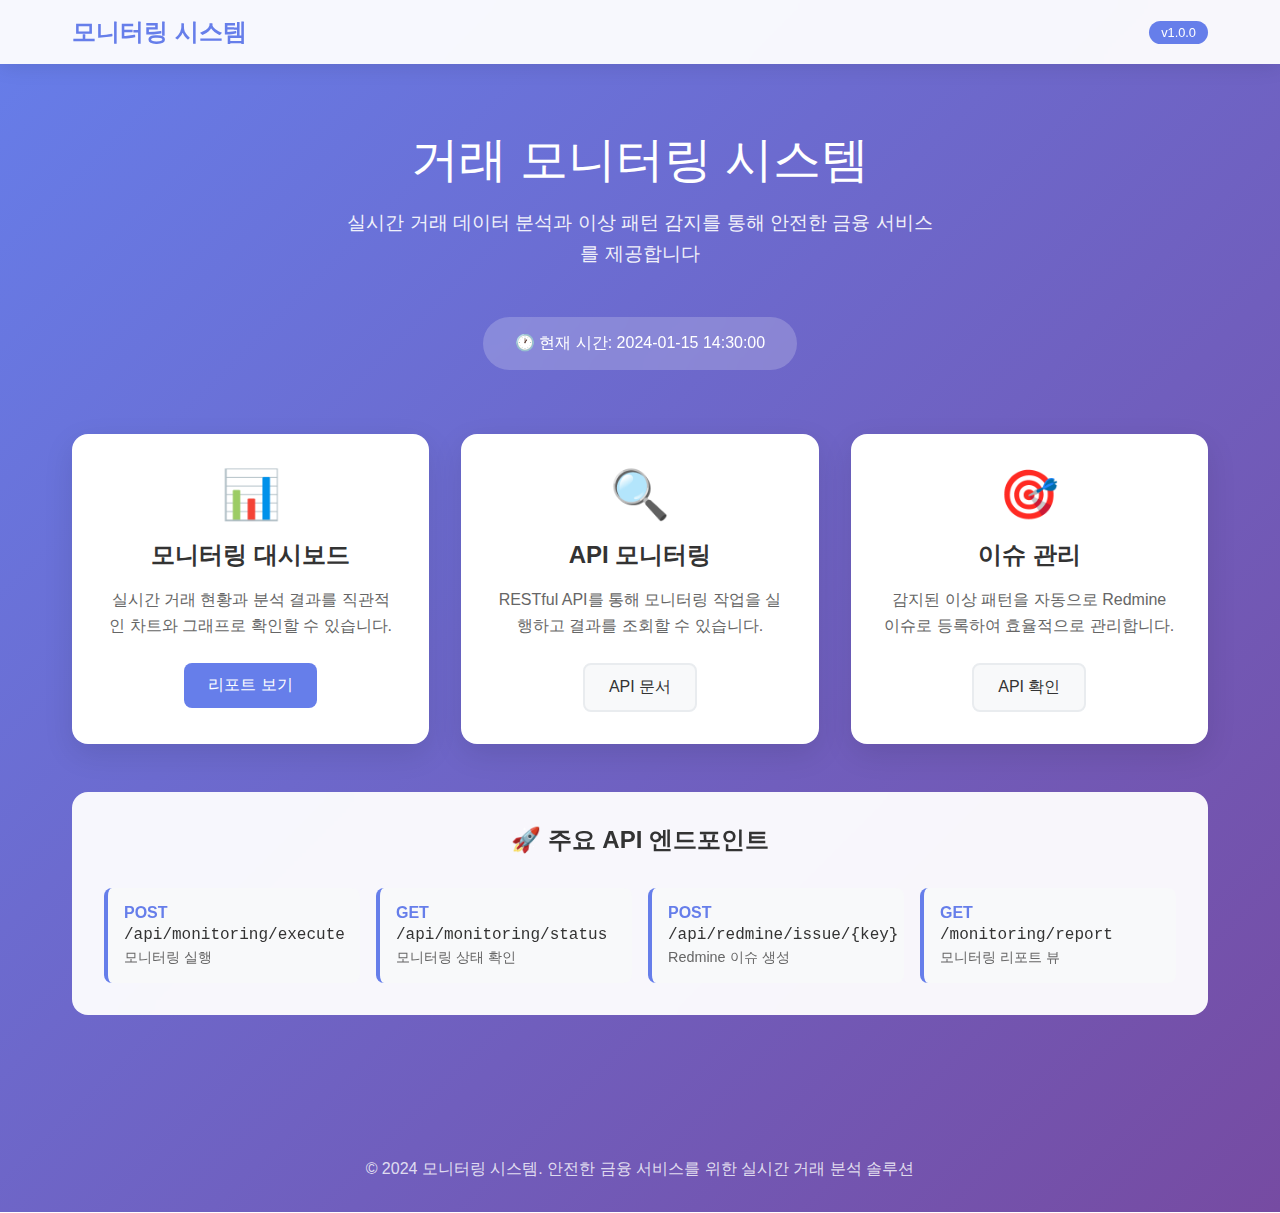
<file: src/main/resources/templates/index.html>
<!DOCTYPE html>
<html lang="ko" xmlns:th="http://www.thymeleaf.org">
<head>
    <meta charset="UTF-8">
    <meta name="viewport" content="width=device-width, initial-scale=1.0">
    <title th:text="${systemName} + ' - 홈'">모니터링 시스템 - 홈</title>
    <style>
        * {
            margin: 0;
            padding: 0;
            box-sizing: border-box;
        }
        
        body {
            font-family: 'Segoe UI', Tahoma, Geneva, Verdana, sans-serif;
            background: linear-gradient(135deg, #667eea 0%, #764ba2 100%);
            min-height: 100vh;
            color: #333;
        }
        
        .header {
            background: rgba(255, 255, 255, 0.95);
            backdrop-filter: blur(10px);
            padding: 1rem 0;
            box-shadow: 0 2px 20px rgba(0, 0, 0, 0.1);
        }
        
        .header-content {
            max-width: 1200px;
            margin: 0 auto;
            padding: 0 2rem;
            display: flex;
            justify-content: space-between;
            align-items: center;
        }
        
        .logo {
            font-size: 1.5rem;
            font-weight: 700;
            color: #667eea;
        }
        
        .version {
            background: #667eea;
            color: white;
            padding: 0.25rem 0.75rem;
            border-radius: 20px;
            font-size: 0.8rem;
            font-weight: 500;
        }
        
        .main-container {
            max-width: 1200px;
            margin: 0 auto;
            padding: 4rem 2rem;
        }
        
        .hero {
            text-align: center;
            color: white;
            margin-bottom: 4rem;
        }
        
        .hero h1 {
            font-size: 3rem;
            margin-bottom: 1rem;
            font-weight: 300;
        }
        
        .hero p {
            font-size: 1.2rem;
            opacity: 0.9;
            max-width: 600px;
            margin: 0 auto 2rem;
            line-height: 1.6;
        }
        
        .current-time {
            background: rgba(255, 255, 255, 0.2);
            backdrop-filter: blur(10px);
            padding: 1rem 2rem;
            border-radius: 50px;
            display: inline-block;
            margin-top: 1rem;
        }
        
        .services-grid {
            display: grid;
            grid-template-columns: repeat(auto-fit, minmax(300px, 1fr));
            gap: 2rem;
            margin-top: 2rem;
        }
        
        .service-card {
            background: white;
            border-radius: 16px;
            padding: 2rem;
            box-shadow: 0 10px 30px rgba(0, 0, 0, 0.1);
            transition: all 0.3s ease;
            text-align: center;
        }
        
        .service-card:hover {
            transform: translateY(-10px);
            box-shadow: 0 20px 40px rgba(0, 0, 0, 0.15);
        }
        
        .service-icon {
            font-size: 3rem;
            margin-bottom: 1rem;
        }
        
        .service-card h3 {
            color: #333;
            margin-bottom: 1rem;
            font-size: 1.5rem;
        }
        
        .service-card p {
            color: #666;
            margin-bottom: 1.5rem;
            line-height: 1.6;
        }
        
        .btn {
            display: inline-block;
            padding: 0.75rem 1.5rem;
            background: #667eea;
            color: white;
            text-decoration: none;
            border-radius: 8px;
            font-weight: 500;
            transition: all 0.3s ease;
        }
        
        .btn:hover {
            background: #5a6fd8;
            transform: translateY(-2px);
        }
        
        .btn-secondary {
            background: #f8f9fa;
            color: #333;
            border: 2px solid #e9ecef;
        }
        
        .btn-secondary:hover {
            background: #e9ecef;
        }
        
        .api-section {
            background: rgba(255, 255, 255, 0.95);
            backdrop-filter: blur(10px);
            border-radius: 16px;
            padding: 2rem;
            margin-top: 3rem;
        }
        
        .api-section h2 {
            text-align: center;
            margin-bottom: 2rem;
            color: #333;
        }
        
        .api-endpoints {
            display: grid;
            grid-template-columns: repeat(auto-fit, minmax(250px, 1fr));
            gap: 1rem;
        }
        
        .endpoint {
            background: #f8f9fa;
            padding: 1rem;
            border-radius: 8px;
            border-left: 4px solid #667eea;
        }
        
        .endpoint .method {
            font-weight: bold;
            color: #667eea;
        }
        
        .endpoint .path {
            font-family: 'Monaco', 'Menlo', monospace;
            color: #333;
            margin: 0.25rem 0;
        }
        
        .endpoint .desc {
            font-size: 0.9rem;
            color: #666;
        }
        
        .footer {
            text-align: center;
            padding: 2rem;
            color: rgba(255, 255, 255, 0.8);
            margin-top: 3rem;
        }
        
        @media (max-width: 768px) {
            .hero h1 {
                font-size: 2rem;
            }
            
            .hero p {
                font-size: 1rem;
            }
            
            .main-container {
                padding: 2rem 1rem;
            }
            
            .services-grid {
                grid-template-columns: 1fr;
            }
        }
    </style>
</head>
<body>
    <header class="header">
        <div class="header-content">
            <div class="logo" th:text="${systemName}">모니터링 시스템</div>
            <div class="version" th:text="'v' + ${version}">v1.0.0</div>
        </div>
    </header>

    <main class="main-container">
        <section class="hero">
            <h1>거래 모니터링 시스템</h1>
            <p>실시간 거래 데이터 분석과 이상 패턴 감지를 통해 안전한 금융 서비스를 제공합니다</p>
            <div class="current-time">
                🕐 현재 시간: <span th:text="${#temporals.format(currentTime, 'yyyy-MM-dd HH:mm:ss')}">2024-01-15 14:30:00</span>
            </div>
        </section>

        <section class="services-grid">
            <div class="service-card">
                <div class="service-icon">📊</div>
                <h3>모니터링 대시보드</h3>
                <p>실시간 거래 현황과 분석 결과를 직관적인 차트와 그래프로 확인할 수 있습니다.</p>
                <a href="/monitoring/report" class="btn">리포트 보기</a>
            </div>

            <div class="service-card">
                <div class="service-icon">🔍</div>
                <h3>API 모니터링</h3>
                <p>RESTful API를 통해 모니터링 작업을 실행하고 결과를 조회할 수 있습니다.</p>
                <a href="/swagger-ui/index.html" class="btn btn-secondary">API 문서</a>
            </div>

            <div class="service-card">
                <div class="service-icon">🎯</div>
                <h3>이슈 관리</h3>
                <p>감지된 이상 패턴을 자동으로 Redmine 이슈로 등록하여 효율적으로 관리합니다.</p>
                <a href="#api-section" class="btn btn-secondary">API 확인</a>
            </div>
        </section>

        <section class="api-section" id="api-section">
            <h2>🚀 주요 API 엔드포인트</h2>
            <div class="api-endpoints">
                <div class="endpoint">
                    <div class="method">POST</div>
                    <div class="path">/api/monitoring/execute</div>
                    <div class="desc">모니터링 실행</div>
                </div>
                <div class="endpoint">
                    <div class="method">GET</div>
                    <div class="path">/api/monitoring/status</div>
                    <div class="desc">모니터링 상태 확인</div>
                </div>
                <div class="endpoint">
                    <div class="method">POST</div>
                    <div class="path">/api/redmine/issue/{key}</div>
                    <div class="desc">Redmine 이슈 생성</div>
                </div>
                <div class="endpoint">
                    <div class="method">GET</div>
                    <div class="path">/monitoring/report</div>
                    <div class="desc">모니터링 리포트 뷰</div>
                </div>
            </div>
        </section>
    </main>

    <footer class="footer">
        <p>© 2024 모니터링 시스템. 안전한 금융 서비스를 위한 실시간 거래 분석 솔루션</p>
    </footer>
</body>
</html>
</file>
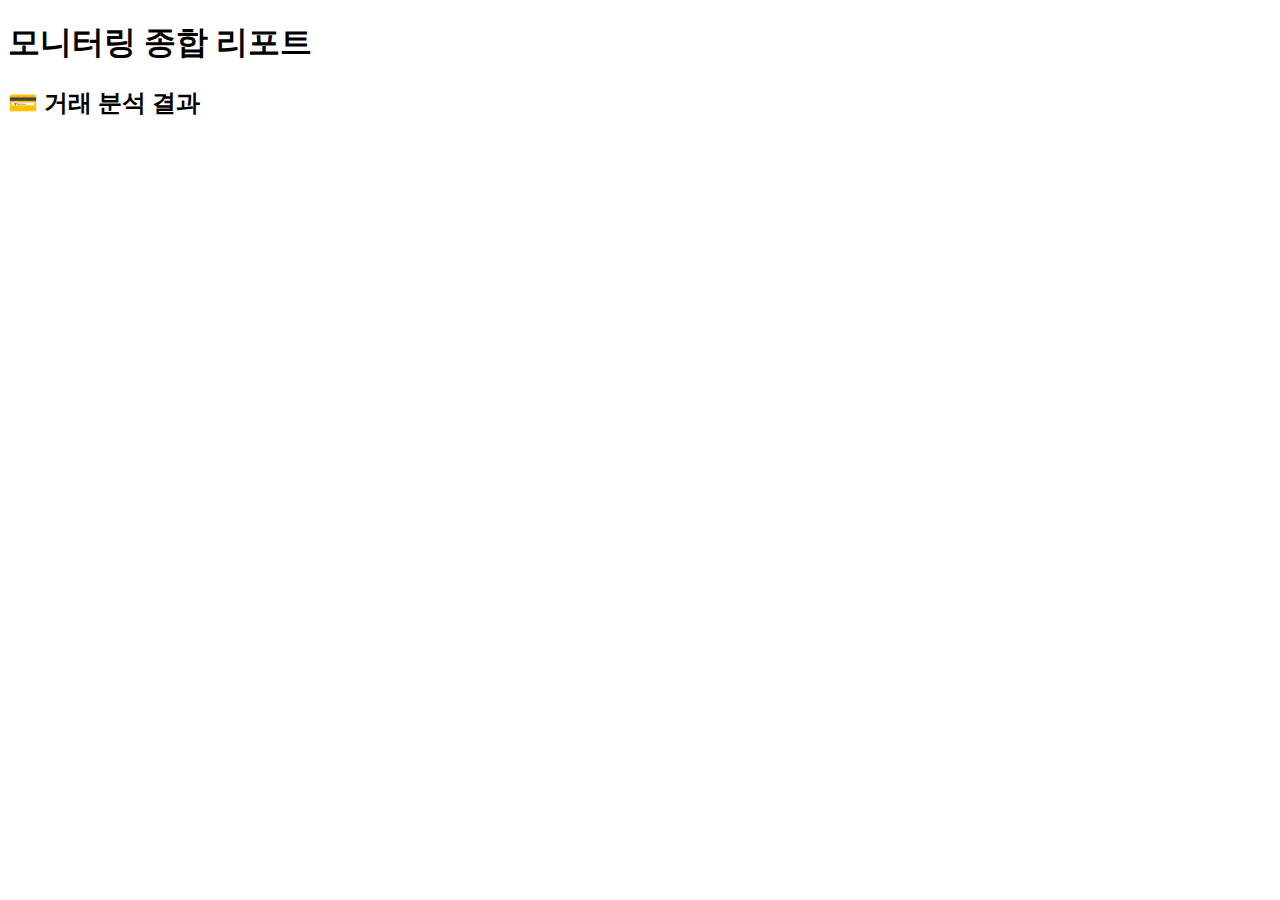
<file: src/main/resources/templates/monitoring-comprehensive-report.html>
<!DOCTYPE html>
<html xmlns:th="http://www.thymeleaf.org">
<head>
    <meta charset="UTF-8">
    <title>모니터링 종합 리포트</title>
    <link rel="stylesheet" th:href="@{/css/reset.css}">
    <link rel="stylesheet" th:href="@{/css/monitoring-report.css}">
</head>
<body>
    <div class="max-w-7xl mx-auto p-5">
        <h1 class="text-3xl font-bold text-gray-800 mb-8 text-center">모니터링 종합 리포트</h1>
        
        <!-- 통계 섹션 -->
        <div class="my-8 p-6 border border-gray-200 rounded-lg">
            <div th:replace="~{monitoring-detailed-statistics :: .max-w-7xl}"></div>
        </div>
        
        <!-- 거래 분석 섹션 -->
        <div class="my-8 p-6 border border-gray-200 rounded-lg">
            <h2 class="text-2xl font-semibold text-gray-800 mb-6 pb-3 border-b-2 border-blue-500">💳 거래 분석 결과</h2>
            <div th:utext="${transactionHtml}"></div>
        </div>
    </div>
</body>
</html>
</file>
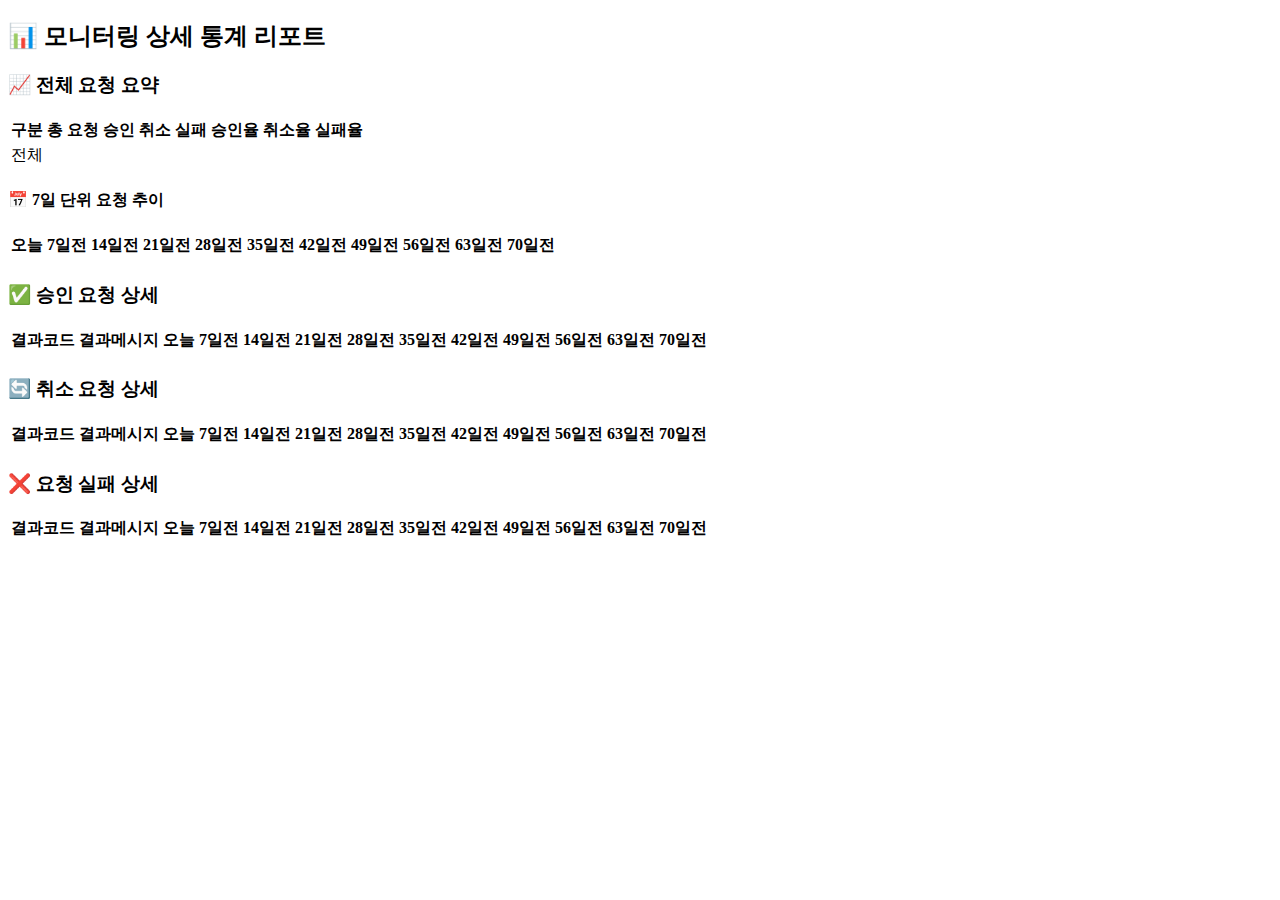
<file: src/main/resources/templates/monitoring-detailed-statistics.html>
<!DOCTYPE html>
<html xmlns:th="http://www.thymeleaf.org">
<head>
    <meta charset="UTF-8">
    <title>모니터링 상세 통계</title>
    <link rel="stylesheet" th:href="@{/css/reset.css}">
    <link rel="stylesheet" th:href="@{/css/monitoring-report.css}">
</head>
<body>
    <div class="max-w-7xl mx-auto p-5">
        <h2 class="text-3xl font-bold text-gray-800 mb-8 text-center">📊 모니터링 상세 통계 리포트</h2>
        
        <!-- 1. 전체 요청 요약 표 -->
        <div class="my-8 p-6 border border-gray-200 rounded-lg bg-gray-50 shadow-md hover:shadow-lg transition-shadow duration-300 border-l-4 border-blue-500">
            <h3 class="text-2xl font-semibold text-blue-700 mb-6 pb-3 border-b-2 border-blue-500">📈 전체 요청 요약</h3>
            <table class="w-full border-collapse my-4 bg-white shadow-sm rounded-lg overflow-hidden">
                <thead>
                    <tr>
                        <th class="border border-gray-300 px-3 py-2 text-center font-semibold text-sm bg-blue-50 text-blue-800">구분</th>
                        <th class="border border-gray-300 px-3 py-2 text-center font-semibold text-sm bg-blue-50 text-blue-800">총 요청</th>
                        <th class="border border-gray-300 px-3 py-2 text-center font-semibold text-sm bg-blue-50 text-blue-800">승인</th>
                        <th class="border border-gray-300 px-3 py-2 text-center font-semibold text-sm bg-blue-50 text-blue-800">취소</th>
                        <th class="border border-gray-300 px-3 py-2 text-center font-semibold text-sm bg-blue-50 text-blue-800">실패</th>
                        <th class="border border-gray-300 px-3 py-2 text-center font-semibold text-sm bg-blue-50 text-blue-800">승인율</th>
                        <th class="border border-gray-300 px-3 py-2 text-center font-semibold text-sm bg-blue-50 text-blue-800">취소율</th>
                        <th class="border border-gray-300 px-3 py-2 text-center font-semibold text-sm bg-blue-50 text-blue-800">실패율</th>
                    </tr>
                </thead>
                <tbody>
                    <tr class="hover:bg-blue-50 table-hover-transition">
                        <td class="border border-gray-300 px-3 py-2 text-center text-sm font-bold">전체</td>
                        <td class="border border-gray-300 px-3 py-2 text-center text-sm" th:text="${#numbers.formatInteger(statistics.summary.totalRequests, 0, 'COMMA')}"></td>
                        <td class="border border-gray-300 px-3 py-2 text-center text-sm" th:text="${#numbers.formatInteger(statistics.summary.approvalCount, 0, 'COMMA')}"></td>
                        <td class="border border-gray-300 px-3 py-2 text-center text-sm" th:text="${#numbers.formatInteger(statistics.summary.cancelCount, 0, 'COMMA')}"></td>
                        <td class="border border-gray-300 px-3 py-2 text-center text-sm" th:text="${#numbers.formatInteger(statistics.summary.failCount, 0, 'COMMA')}"></td>
                        <td class="border border-gray-300 px-3 py-2 text-center text-sm rate-high" th:text="${statistics.summary.approvalRate} + '%'"></td>
                        <td class="border border-gray-300 px-3 py-2 text-center text-sm rate-medium" th:text="${statistics.summary.cancelRate} + '%'"></td>
                        <td class="border border-gray-300 px-3 py-2 text-center text-sm rate-low" th:text="${statistics.summary.failRate} + '%'"></td>
                    </tr>
                </tbody>
            </table>
            
            <!-- 7일 단위 추이 -->
            <h4 class="text-lg font-medium text-gray-700 mb-4">📅 7일 단위 요청 추이</h4>
            <table class="w-full border-collapse my-4 bg-white shadow-sm rounded-lg overflow-hidden">
                <thead>
                    <tr>
                        <th class="border border-gray-300 px-3 py-2 text-center font-semibold text-sm bg-blue-50 text-blue-800">오늘</th>
                        <th class="border border-gray-300 px-3 py-2 text-center font-semibold text-sm bg-blue-50 text-blue-800">7일전</th>
                        <th class="border border-gray-300 px-3 py-2 text-center font-semibold text-sm bg-blue-50 text-blue-800">14일전</th>
                        <th class="border border-gray-300 px-3 py-2 text-center font-semibold text-sm bg-blue-50 text-blue-800">21일전</th>
                        <th class="border border-gray-300 px-3 py-2 text-center font-semibold text-sm bg-blue-50 text-blue-800">28일전</th>
                        <th class="border border-gray-300 px-3 py-2 text-center font-semibold text-sm bg-blue-50 text-blue-800">35일전</th>
                        <th class="border border-gray-300 px-3 py-2 text-center font-semibold text-sm bg-blue-50 text-blue-800">42일전</th>
                        <th class="border border-gray-300 px-3 py-2 text-center font-semibold text-sm bg-blue-50 text-blue-800">49일전</th>
                        <th class="border border-gray-300 px-3 py-2 text-center font-semibold text-sm bg-blue-50 text-blue-800">56일전</th>
                        <th class="border border-gray-300 px-3 py-2 text-center font-semibold text-sm bg-blue-50 text-blue-800">63일전</th>
                        <th class="border border-gray-300 px-3 py-2 text-center font-semibold text-sm bg-blue-50 text-blue-800">70일전</th>
                    </tr>
                </thead>
                <tbody>
                    <tr class="hover:bg-blue-50 table-hover-transition">
                        <td class="border border-gray-300 px-3 py-2 text-center text-sm" th:text="${#numbers.formatInteger(statistics.summary.d0Total, 0, 'COMMA')}"></td>
                        <td class="border border-gray-300 px-3 py-2 text-center text-sm" th:text="${#numbers.formatInteger(statistics.summary.d7Total, 0, 'COMMA')}"></td>
                        <td class="border border-gray-300 px-3 py-2 text-center text-sm" th:text="${#numbers.formatInteger(statistics.summary.d14Total, 0, 'COMMA')}"></td>
                        <td class="border border-gray-300 px-3 py-2 text-center text-sm" th:text="${#numbers.formatInteger(statistics.summary.d21Total, 0, 'COMMA')}"></td>
                        <td class="border border-gray-300 px-3 py-2 text-center text-sm" th:text="${#numbers.formatInteger(statistics.summary.d28Total, 0, 'COMMA')}"></td>
                        <td class="border border-gray-300 px-3 py-2 text-center text-sm" th:text="${#numbers.formatInteger(statistics.summary.d35Total, 0, 'COMMA')}"></td>
                        <td class="border border-gray-300 px-3 py-2 text-center text-sm" th:text="${#numbers.formatInteger(statistics.summary.d42Total, 0, 'COMMA')}"></td>
                        <td class="border border-gray-300 px-3 py-2 text-center text-sm" th:text="${#numbers.formatInteger(statistics.summary.d49Total, 0, 'COMMA')}"></td>
                        <td class="border border-gray-300 px-3 py-2 text-center text-sm" th:text="${#numbers.formatInteger(statistics.summary.d56Total, 0, 'COMMA')}"></td>
                        <td class="border border-gray-300 px-3 py-2 text-center text-sm" th:text="${#numbers.formatInteger(statistics.summary.d63Total, 0, 'COMMA')}"></td>
                        <td class="border border-gray-300 px-3 py-2 text-center text-sm" th:text="${#numbers.formatInteger(statistics.summary.d70Total, 0, 'COMMA')}"></td>
                    </tr>
                </tbody>
            </table>
        </div>

        <!-- 2. 승인 요청 상세 -->
        <div class="my-8 p-6 border border-gray-200 rounded-lg bg-gray-50 shadow-md hover:shadow-lg transition-shadow duration-300 border-l-4 border-green-500">
            <h3 class="text-2xl font-semibold text-green-700 mb-6 pb-3 border-b-2 border-green-500">✅ 승인 요청 상세</h3>
            <table class="w-full border-collapse my-4 bg-white shadow-sm rounded-lg overflow-hidden">
                <thead>
                    <tr>
                        <th>결과코드</th>
                        <th>결과메시지</th>
                        <th>오늘</th>
                        <th>7일전</th>
                        <th>14일전</th>
                        <th>21일전</th>
                        <th>28일전</th>
                        <th>35일전</th>
                        <th>42일전</th>
                        <th>49일전</th>
                        <th>56일전</th>
                        <th>63일전</th>
                        <th>70일전</th>
                    </tr>
                </thead>
                <tbody>
                    <tr th:each="approval : ${statistics.approvalRequests}">
                        <td th:text="${approval.resultCd}"></td>
                        <td th:text="${approval.resultMsg}"></td>
                        <td th:text="${#numbers.formatInteger(approval.d0Cnt, 0, 'COMMA')}"></td>
                        <td th:text="${#numbers.formatInteger(approval.d7Cnt, 0, 'COMMA')}"></td>
                        <td th:text="${#numbers.formatInteger(approval.d14Cnt, 0, 'COMMA')}"></td>
                        <td th:text="${#numbers.formatInteger(approval.d21Cnt, 0, 'COMMA')}"></td>
                        <td th:text="${#numbers.formatInteger(approval.d28Cnt, 0, 'COMMA')}"></td>
                        <td th:text="${#numbers.formatInteger(approval.d35Cnt, 0, 'COMMA')}"></td>
                        <td th:text="${#numbers.formatInteger(approval.d42Cnt, 0, 'COMMA')}"></td>
                        <td th:text="${#numbers.formatInteger(approval.d49Cnt, 0, 'COMMA')}"></td>
                        <td th:text="${#numbers.formatInteger(approval.d56Cnt, 0, 'COMMA')}"></td>
                        <td th:text="${#numbers.formatInteger(approval.d63Cnt, 0, 'COMMA')}"></td>
                        <td th:text="${#numbers.formatInteger(approval.d70Cnt, 0, 'COMMA')}"></td>
                    </tr>
                </tbody>
            </table>
        </div>

        <!-- 3. 취소 요청 상세 -->
        <div class="my-8 p-6 border border-gray-200 rounded-lg bg-gray-50 shadow-md hover:shadow-lg transition-shadow duration-300 border-l-4 border-orange-500">
            <h3 class="text-2xl font-semibold text-orange-700 mb-6 pb-3 border-b-2 border-orange-500">🔄 취소 요청 상세</h3>
            <table class="w-full border-collapse my-4 bg-white shadow-sm rounded-lg overflow-hidden">
                <thead>
                    <tr>
                        <th class="border border-gray-300 px-3 py-2 text-center font-semibold text-sm bg-orange-50 text-orange-800">결과코드</th>
                        <th class="border border-gray-300 px-3 py-2 text-center font-semibold text-sm bg-orange-50 text-orange-800">결과메시지</th>
                        <th class="border border-gray-300 px-3 py-2 text-center font-semibold text-sm bg-orange-50 text-orange-800">오늘</th>
                        <th class="border border-gray-300 px-3 py-2 text-center font-semibold text-sm bg-orange-50 text-orange-800">7일전</th>
                        <th class="border border-gray-300 px-3 py-2 text-center font-semibold text-sm bg-orange-50 text-orange-800">14일전</th>
                        <th class="border border-gray-300 px-3 py-2 text-center font-semibold text-sm bg-orange-50 text-orange-800">21일전</th>
                        <th class="border border-gray-300 px-3 py-2 text-center font-semibold text-sm bg-orange-50 text-orange-800">28일전</th>
                        <th class="border border-gray-300 px-3 py-2 text-center font-semibold text-sm bg-orange-50 text-orange-800">35일전</th>
                        <th class="border border-gray-300 px-3 py-2 text-center font-semibold text-sm bg-orange-50 text-orange-800">42일전</th>
                        <th class="border border-gray-300 px-3 py-2 text-center font-semibold text-sm bg-orange-50 text-orange-800">49일전</th>
                        <th class="border border-gray-300 px-3 py-2 text-center font-semibold text-sm bg-orange-50 text-orange-800">56일전</th>
                        <th class="border border-gray-300 px-3 py-2 text-center font-semibold text-sm bg-orange-50 text-orange-800">63일전</th>
                        <th class="border border-gray-300 px-3 py-2 text-center font-semibold text-sm bg-orange-50 text-orange-800">70일전</th>
                    </tr>
                </thead>
                <tbody>
                    <tr th:each="cancel : ${statistics.cancelRequests}" class="hover:bg-orange-50 table-hover-transition">
                        <td class="border border-gray-300 px-3 py-2 text-center text-sm" th:text="${cancel.resultCd}"></td>
                        <td class="border border-gray-300 px-3 py-2 text-center text-sm" th:text="${cancel.resultMsg}"></td>
                        <td class="border border-gray-300 px-3 py-2 text-center text-sm" th:text="${#numbers.formatInteger(cancel.d0Cnt, 0, 'COMMA')}"></td>
                        <td class="border border-gray-300 px-3 py-2 text-center text-sm" th:text="${#numbers.formatInteger(cancel.d7Cnt, 0, 'COMMA')}"></td>
                        <td class="border border-gray-300 px-3 py-2 text-center text-sm" th:text="${#numbers.formatInteger(cancel.d14Cnt, 0, 'COMMA')}"></td>
                        <td class="border border-gray-300 px-3 py-2 text-center text-sm" th:text="${#numbers.formatInteger(cancel.d21Cnt, 0, 'COMMA')}"></td>
                        <td class="border border-gray-300 px-3 py-2 text-center text-sm" th:text="${#numbers.formatInteger(cancel.d28Cnt, 0, 'COMMA')}"></td>
                        <td class="border border-gray-300 px-3 py-2 text-center text-sm" th:text="${#numbers.formatInteger(cancel.d35Cnt, 0, 'COMMA')}"></td>
                        <td class="border border-gray-300 px-3 py-2 text-center text-sm" th:text="${#numbers.formatInteger(cancel.d42Cnt, 0, 'COMMA')}"></td>
                        <td class="border border-gray-300 px-3 py-2 text-center text-sm" th:text="${#numbers.formatInteger(cancel.d49Cnt, 0, 'COMMA')}"></td>
                        <td class="border border-gray-300 px-3 py-2 text-center text-sm" th:text="${#numbers.formatInteger(cancel.d56Cnt, 0, 'COMMA')}"></td>
                        <td class="border border-gray-300 px-3 py-2 text-center text-sm" th:text="${#numbers.formatInteger(cancel.d63Cnt, 0, 'COMMA')}"></td>
                        <td class="border border-gray-300 px-3 py-2 text-center text-sm" th:text="${#numbers.formatInteger(cancel.d70Cnt, 0, 'COMMA')}"></td>
                    </tr>
                </tbody>
            </table>
        </div>

        <!-- 4. 요청 실패 상세 -->
        <div class="my-8 p-6 border border-gray-200 rounded-lg bg-gray-50 shadow-md hover:shadow-lg transition-shadow duration-300 border-l-4 border-red-500">
            <h3 class="text-2xl font-semibold text-red-700 mb-6 pb-3 border-b-2 border-red-500">❌ 요청 실패 상세</h3>
            <table class="w-full border-collapse my-4 bg-white shadow-sm rounded-lg overflow-hidden">
                <thead>
                    <tr>
                        <th class="border border-gray-300 px-3 py-2 text-center font-semibold text-sm bg-red-50 text-red-800">결과코드</th>
                        <th class="border border-gray-300 px-3 py-2 text-center font-semibold text-sm bg-red-50 text-red-800">결과메시지</th>
                        <th class="border border-gray-300 px-3 py-2 text-center font-semibold text-sm bg-red-50 text-red-800">오늘</th>
                        <th class="border border-gray-300 px-3 py-2 text-center font-semibold text-sm bg-red-50 text-red-800">7일전</th>
                        <th class="border border-gray-300 px-3 py-2 text-center font-semibold text-sm bg-red-50 text-red-800">14일전</th>
                        <th class="border border-gray-300 px-3 py-2 text-center font-semibold text-sm bg-red-50 text-red-800">21일전</th>
                        <th class="border border-gray-300 px-3 py-2 text-center font-semibold text-sm bg-red-50 text-red-800">28일전</th>
                        <th class="border border-gray-300 px-3 py-2 text-center font-semibold text-sm bg-red-50 text-red-800">35일전</th>
                        <th class="border border-gray-300 px-3 py-2 text-center font-semibold text-sm bg-red-50 text-red-800">42일전</th>
                        <th class="border border-gray-300 px-3 py-2 text-center font-semibold text-sm bg-red-50 text-red-800">49일전</th>
                        <th class="border border-gray-300 px-3 py-2 text-center font-semibold text-sm bg-red-50 text-red-800">56일전</th>
                        <th class="border border-gray-300 px-3 py-2 text-center font-semibold text-sm bg-red-50 text-red-800">63일전</th>
                        <th class="border border-gray-300 px-3 py-2 text-center font-semibold text-sm bg-red-50 text-red-800">70일전</th>
                    </tr>
                </thead>
                <tbody>
                    <tr th:each="fail : ${statistics.failRequests}" class="hover:bg-red-50 table-hover-transition">
                        <td class="border border-gray-300 px-3 py-2 text-center text-sm" th:text="${fail.resultCd}"></td>
                        <td class="border border-gray-300 px-3 py-2 text-center text-sm" th:text="${fail.resultMsg}"></td>
                        <td class="border border-gray-300 px-3 py-2 text-center text-sm" th:text="${#numbers.formatInteger(fail.d0Cnt, 0, 'COMMA')}"></td>
                        <td class="border border-gray-300 px-3 py-2 text-center text-sm" th:text="${#numbers.formatInteger(fail.d7Cnt, 0, 'COMMA')}"></td>
                        <td class="border border-gray-300 px-3 py-2 text-center text-sm" th:text="${#numbers.formatInteger(fail.d14Cnt, 0, 'COMMA')}"></td>
                        <td class="border border-gray-300 px-3 py-2 text-center text-sm" th:text="${#numbers.formatInteger(fail.d21Cnt, 0, 'COMMA')}"></td>
                        <td class="border border-gray-300 px-3 py-2 text-center text-sm" th:text="${#numbers.formatInteger(fail.d28Cnt, 0, 'COMMA')}"></td>
                        <td class="border border-gray-300 px-3 py-2 text-center text-sm" th:text="${#numbers.formatInteger(fail.d35Cnt, 0, 'COMMA')}"></td>
                        <td class="border border-gray-300 px-3 py-2 text-center text-sm" th:text="${#numbers.formatInteger(fail.d42Cnt, 0, 'COMMA')}"></td>
                        <td class="border border-gray-300 px-3 py-2 text-center text-sm" th:text="${#numbers.formatInteger(fail.d49Cnt, 0, 'COMMA')}"></td>
                        <td class="border border-gray-300 px-3 py-2 text-center text-sm" th:text="${#numbers.formatInteger(fail.d56Cnt, 0, 'COMMA')}"></td>
                        <td class="border border-gray-300 px-3 py-2 text-center text-sm" th:text="${#numbers.formatInteger(fail.d63Cnt, 0, 'COMMA')}"></td>
                        <td class="border border-gray-300 px-3 py-2 text-center text-sm" th:text="${#numbers.formatInteger(fail.d70Cnt, 0, 'COMMA')}"></td>
                    </tr>
                </tbody>
            </table>
        </div>
    </div>
</body>
</html>
</file>
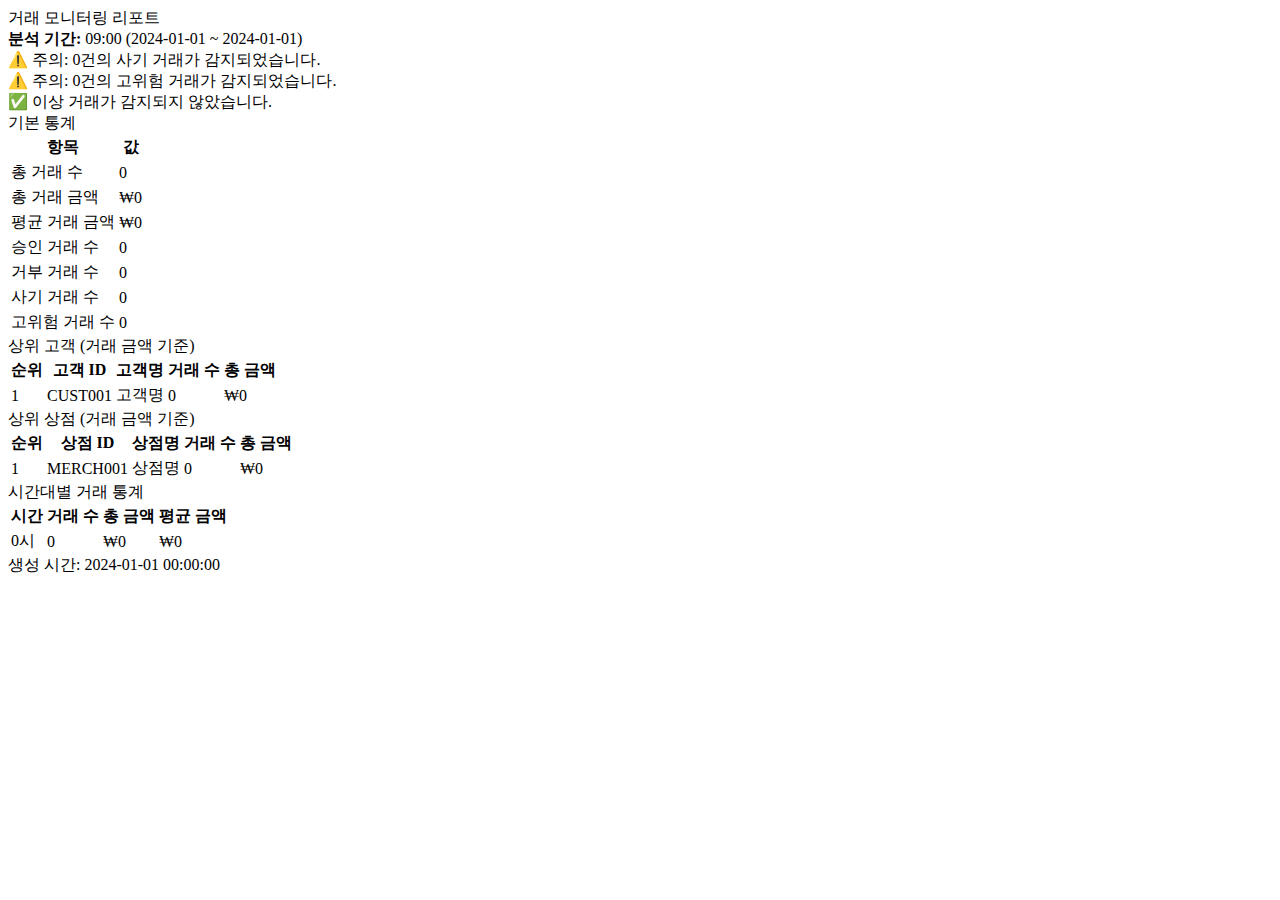
<file: src/main/resources/templates/monitoring-report.html>
<!DOCTYPE html>
<html xmlns:th="http://www.thymeleaf.org">
<head>
    <meta charset="UTF-8">
    <meta name="viewport" content="width=device-width, initial-scale=1.0">
    <title>거래 모니터링 리포트</title>
    <link rel="stylesheet" th:href="@{/css/monitoring-report.css}">
</head>
<body class="bg-gray-100 p-6">
    <div class="max-w-6xl mx-auto">
        <div class="bg-white rounded-xl shadow-lg p-8 mb-6">
            <div class="text-3xl font-bold text-center text-gray-900 mb-8">거래 모니터링 리포트</div>
            
            <div class="bg-blue-50 border border-blue-200 rounded-lg p-4 mb-6 border-l-4 border-blue-500">
                <strong class="text-blue-700 font-semibold">분석 기간:</strong> <span th:text="${analysis.analysisPeriod}">09:00</span>
                (<span th:text="${analysis.startDate}">2024-01-01</span> ~ <span th:text="${analysis.endDate}">2024-01-01</span>)
            </div>
            
            <!-- 상태 알림 -->
            <div th:if="${analysis.fraudCount > 0}" class="bg-red-50 border border-red-200 text-red-700 p-3 rounded-lg mb-4 flex items-center gap-2">
                <span>⚠️</span>
                <span>주의: <span th:text="${analysis.fraudCount}">0</span>건의 사기 거래가 감지되었습니다.</span>
            </div>
            <div th:if="${analysis.highRiskCount > 0}" class="bg-red-50 border border-red-200 text-red-700 p-3 rounded-lg mb-4 flex items-center gap-2">
                <span>⚠️</span>
                <span>주의: <span th:text="${analysis.highRiskCount}">0</span>건의 고위험 거래가 감지되었습니다.</span>
            </div>
            <div th:if="${analysis.fraudCount == 0 and analysis.highRiskCount == 0}" class="bg-green-50 border border-green-200 text-green-700 p-3 rounded-lg mb-4 flex items-center gap-2">
                <span>✅</span>
                <span>이상 거래가 감지되지 않았습니다.</span>
            </div>
            
            <!-- 기본 통계 -->
            <div class="text-xl font-semibold text-gray-900 mb-4 mt-6 pb-2 border-b-2 border-blue-500">기본 통계</div>
            <table class="w-full border-collapse mb-6 bg-white rounded-lg shadow overflow-hidden">
                <thead>
                    <tr>
                        <th class="bg-blue-500 text-white p-3 text-left font-semibold text-sm">항목</th>
                        <th class="bg-blue-500 text-white p-3 text-left font-semibold text-sm">값</th>
                    </tr>
                </thead>
                <tbody>
                    <tr>
                        <td class="p-3 border-b border-gray-200 text-sm">총 거래 수</td>
                        <td class="p-3 border-b border-gray-200 text-sm text-right" th:text="${#numbers.formatInteger(analysis.totalTransactions, 1, 'COMMA')}">0</td>
                    </tr>
                    <tr>
                        <td class="p-3 border-b border-gray-200 text-sm">총 거래 금액</td>
                        <td class="p-3 border-b border-gray-200 text-sm text-right" th:text="${'₩' + #numbers.formatInteger(analysis.totalAmount, 1, 'COMMA')}">₩0</td>
                    </tr>
                    <tr>
                        <td class="p-3 border-b border-gray-200 text-sm">평균 거래 금액</td>
                        <td class="p-3 border-b border-gray-200 text-sm text-right" th:text="${'₩' + #numbers.formatInteger(analysis.averageAmount, 1, 'COMMA')}">₩0</td>
                    </tr>
                    <tr>
                        <td class="p-3 border-b border-gray-200 text-sm">승인 거래 수</td>
                        <td class="p-3 border-b border-gray-200 text-sm text-right" th:text="${#numbers.formatInteger(analysis.approvedCount, 1, 'COMMA')}">0</td>
                    </tr>
                    <tr>
                        <td class="p-3 border-b border-gray-200 text-sm">거부 거래 수</td>
                        <td class="p-3 border-b border-gray-200 text-sm text-right" th:text="${#numbers.formatInteger(analysis.declinedCount, 1, 'COMMA')}">0</td>
                    </tr>
                    <tr>
                        <td class="p-3 border-b border-gray-200 text-sm">사기 거래 수</td>
                        <td class="p-3 border-b border-gray-200 text-sm text-right" th:text="${#numbers.formatInteger(analysis.fraudCount, 1, 'COMMA')}">0</td>
                    </tr>
                    <tr>
                        <td class="p-3 text-sm">고위험 거래 수</td>
                        <td class="p-3 text-sm text-right" th:text="${#numbers.formatInteger(analysis.highRiskCount, 1, 'COMMA')}">0</td>
                    </tr>
                </tbody>
            </table>
            
            <!-- 상위 고객 -->
            <div th:if="${analysis.topCustomers != null and !analysis.topCustomers.isEmpty()}" class="text-xl font-semibold text-gray-900 mb-4 mt-6 pb-2 border-b-2 border-blue-500">
                상위 고객 (거래 금액 기준)
            </div>
            <table th:if="${analysis.topCustomers != null and !analysis.topCustomers.isEmpty()}" class="w-full border-collapse mb-6 bg-white rounded-lg shadow overflow-hidden">
                <thead>
                    <tr>
                        <th class="bg-green-500 text-white p-3 text-left font-semibold text-sm">순위</th>
                        <th class="bg-green-500 text-white p-3 text-left font-semibold text-sm">고객 ID</th>
                        <th class="bg-green-500 text-white p-3 text-left font-semibold text-sm">고객명</th>
                        <th class="bg-green-500 text-white p-3 text-left font-semibold text-sm">거래 수</th>
                        <th class="bg-green-500 text-white p-3 text-left font-semibold text-sm">총 금액</th>
                    </tr>
                </thead>
                <tbody>
                    <tr th:each="customer, iterStat : ${analysis.topCustomers}">
                        <td class="p-3 border-b border-gray-200 text-sm text-center" th:text="${iterStat.count}">1</td>
                        <td class="p-3 border-b border-gray-200 text-sm" th:text="${customer.customer_id}">CUST001</td>
                        <td class="p-3 border-b border-gray-200 text-sm" th:text="${customer.customer_name}">고객명</td>
                        <td class="p-3 border-b border-gray-200 text-sm text-right" th:text="${#numbers.formatInteger(customer.transaction_count, 1, 'COMMA')}">0</td>
                        <td class="p-3 border-b border-gray-200 text-sm text-right" th:text="${'₩' + #numbers.formatInteger(customer.total_amount, 1, 'COMMA')}">₩0</td>
                    </tr>
                </tbody>
            </table>
            
            <!-- 상위 상점 -->
            <div th:if="${analysis.topMerchants != null and !analysis.topMerchants.isEmpty()}" class="text-xl font-semibold text-gray-900 mb-4 mt-6 pb-2 border-b-2 border-blue-500">
                상위 상점 (거래 금액 기준)
            </div>
            <table th:if="${analysis.topMerchants != null and !analysis.topMerchants.isEmpty()}" class="w-full border-collapse mb-6 bg-white rounded-lg shadow overflow-hidden">
                <thead>
                    <tr>
                        <th class="bg-yellow-500 text-gray-800 p-3 text-left font-semibold text-sm">순위</th>
                        <th class="bg-yellow-500 text-gray-800 p-3 text-left font-semibold text-sm">상점 ID</th>
                        <th class="bg-yellow-500 text-gray-800 p-3 text-left font-semibold text-sm">상점명</th>
                        <th class="bg-yellow-500 text-gray-800 p-3 text-left font-semibold text-sm">거래 수</th>
                        <th class="bg-yellow-500 text-gray-800 p-3 text-left font-semibold text-sm">총 금액</th>
                    </tr>
                </thead>
                <tbody>
                    <tr th:each="merchant, iterStat : ${analysis.topMerchants}">
                        <td class="p-3 border-b border-gray-200 text-sm text-center" th:text="${iterStat.count}">1</td>
                        <td class="p-3 border-b border-gray-200 text-sm" th:text="${merchant.merchant_id}">MERCH001</td>
                        <td class="p-3 border-b border-gray-200 text-sm" th:text="${merchant.merchant_name}">상점명</td>
                        <td class="p-3 border-b border-gray-200 text-sm text-right" th:text="${#numbers.formatInteger(merchant.transaction_count, 1, 'COMMA')}">0</td>
                        <td class="p-3 border-b border-gray-200 text-sm text-right" th:text="${'₩' + #numbers.formatInteger(merchant.total_amount, 1, 'COMMA')}">₩0</td>
                    </tr>
                </tbody>
            </table>
            
            <!-- 시간대별 통계 -->
            <div th:if="${analysis.hourlyStats != null and !analysis.hourlyStats.isEmpty()}" class="text-xl font-semibold text-gray-900 mb-4 mt-6 pb-2 border-b-2 border-blue-500">
                시간대별 거래 통계
            </div>
            <table th:if="${analysis.hourlyStats != null and !analysis.hourlyStats.isEmpty()}" class="w-full border-collapse mb-6 bg-white rounded-lg shadow overflow-hidden">
                <thead>
                    <tr>
                        <th class="bg-purple-500 text-white p-3 text-left font-semibold text-sm">시간</th>
                        <th class="bg-purple-500 text-white p-3 text-left font-semibold text-sm">거래 수</th>
                        <th class="bg-purple-500 text-white p-3 text-left font-semibold text-sm">총 금액</th>
                        <th class="bg-purple-500 text-white p-3 text-left font-semibold text-sm">평균 금액</th>
                    </tr>
                </thead>
                <tbody>
                    <tr th:each="hourStat : ${analysis.hourlyStats}">
                        <td class="p-3 border-b border-gray-200 text-sm text-center" th:text="${hourStat.hour + '시'}">0시</td>
                        <td class="p-3 border-b border-gray-200 text-sm text-right" th:text="${#numbers.formatInteger(hourStat.transaction_count, 1, 'COMMA')}">0</td>
                        <td class="p-3 border-b border-gray-200 text-sm text-right" th:text="${'₩' + #numbers.formatInteger(hourStat.total_amount, 1, 'COMMA')}">₩0</td>
                        <td class="p-3 border-b border-gray-200 text-sm text-right" th:text="${'₩' + #numbers.formatInteger(hourStat.avg_amount, 1, 'COMMA')}">₩0</td>
                    </tr>
                </tbody>
            </table>
            
            <div class="text-center mt-8 text-gray-500 text-xs p-4 bg-gray-50 rounded-lg">
                생성 시간: <span th:text="${#temporals.format(#temporals.createNow(), 'yyyy-MM-dd HH:mm:ss')}">2024-01-01 00:00:00</span>
            </div>
        </div>
    </div>
</body>
</html>
</file>
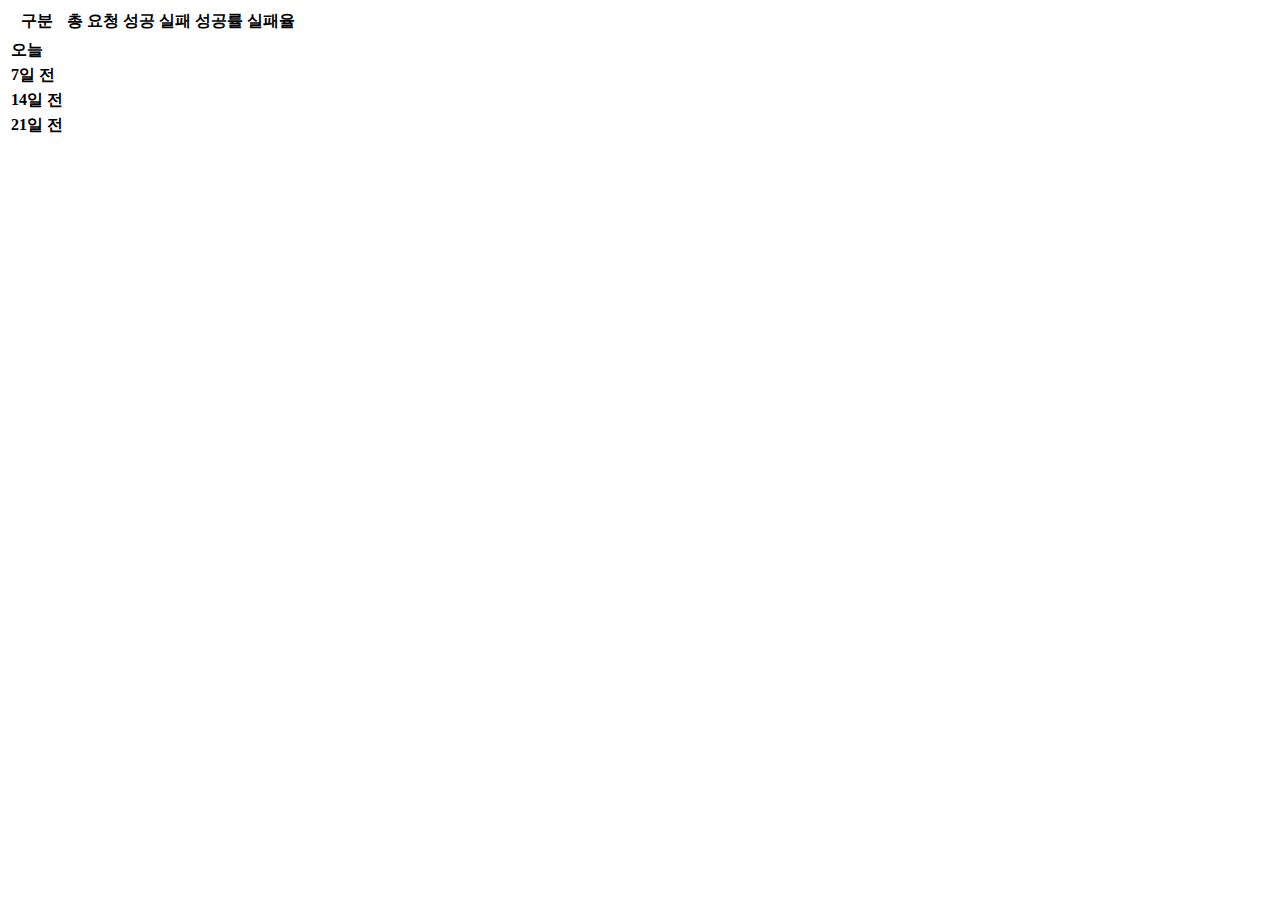
<file: src/main/resources/templates/monitoring-statistics.html>
<!DOCTYPE html>
<html xmlns:th="http://www.thymeleaf.org">
<head>
    <meta charset="UTF-8">
    <title>모니터링 통계</title>
    <link rel="stylesheet" th:href="@{/css/reset.css}">
    <link rel="stylesheet" th:href="@{/css/monitoring-report.css}">
</head>
<body>
    <div class="w-full">
        <table class="w-full border-collapse my-4 bg-white shadow-sm rounded-lg overflow-hidden">
            <thead>
                <tr>
                    <th>구분</th>
                    <th>총 요청</th>
                    <th>성공</th>
                    <th>실패</th>
                    <th>성공률</th>
                    <th>실패율</th>
                </tr>
            </thead>
            <tbody>
                <!-- List 형태로 동적 반복 처리 예시 -->
                <tr th:each="stat, iterStat : ${statisticsList}" 
                    th:class="${iterStat.even} ? 'even-row' : 'odd-row'">
                    <td><strong th:text="${stat.label}"></strong></td>
                    <td th:text="${#numbers.formatInteger(stat.totalRequests, 0, 'COMMA')}"></td>
                    <td th:text="${#numbers.formatInteger(stat.successRequests, 0, 'COMMA')}"></td>
                    <td th:text="${#numbers.formatInteger(stat.failRequests, 0, 'COMMA')}"></td>
                    <td class="success-rate" th:text="${stat.successRate} + '%'"></td>
                    <td class="failure-rate" th:text="${stat.failureRate} + '%'"></td>
                </tr>
                
                <!-- 기존 방식도 유지 (statisticsList가 없을 경우 fallback) -->
                <th:block th:if="${statisticsList == null or #lists.isEmpty(statisticsList)}">
                    <tr>
                        <td><strong>오늘</strong></td>
                        <td th:text="${#numbers.formatInteger(statistics.today.totalRequests, 0, 'COMMA')}"></td>
                        <td th:text="${#numbers.formatInteger(statistics.today.successRequests, 0, 'COMMA')}"></td>
                        <td th:text="${#numbers.formatInteger(statistics.today.failRequests, 0, 'COMMA')}"></td>
                        <td class="success-rate" th:text="${statistics.today.successRate} + '%'"></td>
                        <td class="failure-rate" th:text="${statistics.today.failureRate} + '%'"></td>
                    </tr>
                    <tr>
                        <td><strong>7일 전</strong></td>
                        <td th:text="${#numbers.formatInteger(statistics.day7Ago.totalRequests, 0, 'COMMA')}"></td>
                        <td th:text="${#numbers.formatInteger(statistics.day7Ago.successRequests, 0, 'COMMA')}"></td>
                        <td th:text="${#numbers.formatInteger(statistics.day7Ago.failRequests, 0, 'COMMA')}"></td>
                        <td class="success-rate" th:text="${statistics.day7Ago.successRate} + '%'"></td>
                        <td class="failure-rate" th:text="${statistics.day7Ago.failureRate} + '%'"></td>
                    </tr>
                    <tr>
                        <td><strong>14일 전</strong></td>
                        <td th:text="${#numbers.formatInteger(statistics.day14Ago.totalRequests, 0, 'COMMA')}"></td>
                        <td th:text="${#numbers.formatInteger(statistics.day14Ago.successRequests, 0, 'COMMA')}"></td>
                        <td th:text="${#numbers.formatInteger(statistics.day14Ago.failRequests, 0, 'COMMA')}"></td>
                        <td class="success-rate" th:text="${statistics.day14Ago.successRate} + '%'"></td>
                        <td class="failure-rate" th:text="${statistics.day14Ago.failureRate} + '%'"></td>
                    </tr>
                    <tr>
                        <td><strong>21일 전</strong></td>
                        <td th:text="${#numbers.formatInteger(statistics.day21Ago.totalRequests, 0, 'COMMA')}"></td>
                        <td th:text="${#numbers.formatInteger(statistics.day21Ago.successRequests, 0, 'COMMA')}"></td>
                        <td th:text="${#numbers.formatInteger(statistics.day21Ago.failRequests, 0, 'COMMA')}"></td>
                        <td class="success-rate" th:text="${statistics.day21Ago.successRate} + '%'"></td>
                        <td class="failure-rate" th:text="${statistics.day21Ago.failureRate} + '%'"></td>
                    </tr>
                </th:block>
            </tbody>
        </table>
    </div>
</body>
</html>
</file>
